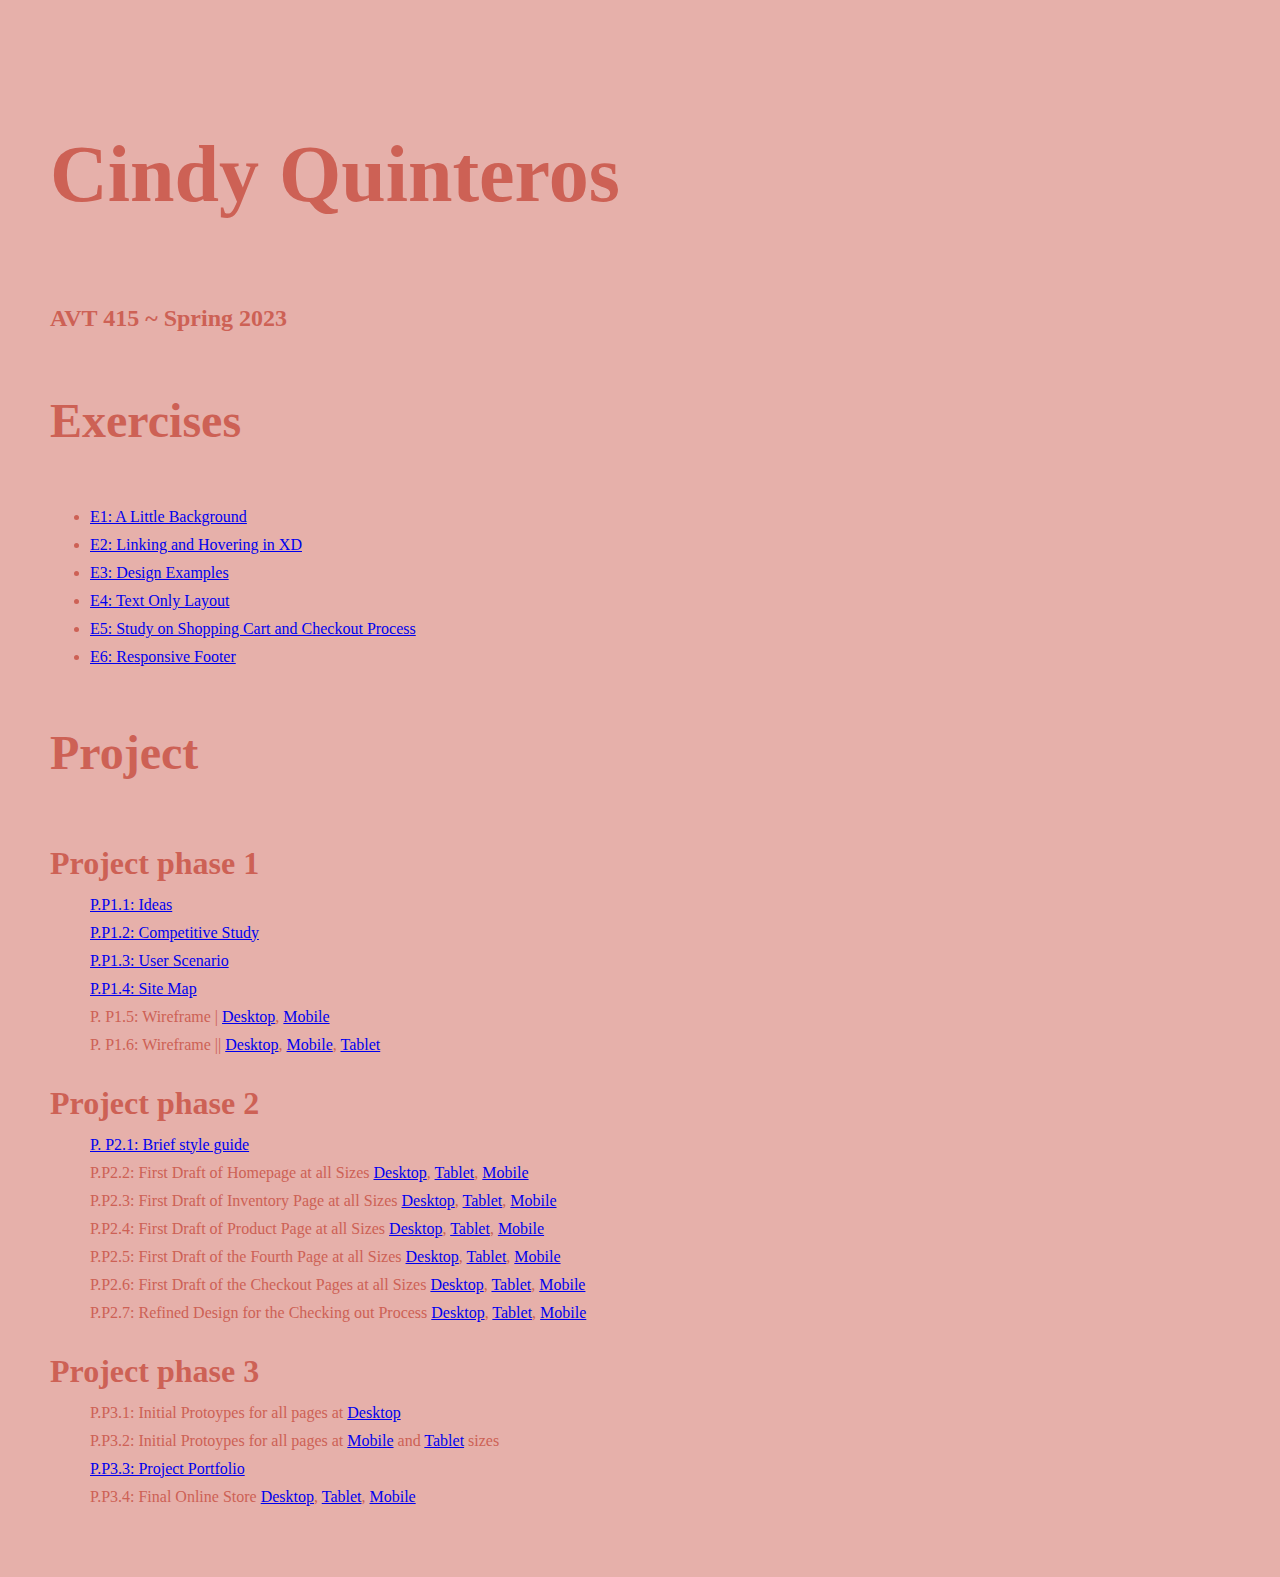
<file: index.html>
<!doctype html>
<html>
<head>
<meta charset="UTF-8">
<title>Course work of Shanshan Cui</title>
<link rel="stylesheet" href="css/main.css">
</head>

<body>
<h1>Cindy Quinteros</h1>
	<h4>AVT 415 ~ Spring 2023</h4>
		<div class="column"><h2>Exercises</h2>
			<ul>
			<li>
				<a href="https://xd.adobe.com/view/88f57416-222e-458b-a4f4-a76a91247da8-dda6/">E1: A Little Background</a>
				</li>
			<li>
				<a href="https://xd.adobe.com/view/330bc06a-d410-4f8f-8ef8-1900601da3a6-6658/">E2: Linking and Hovering in XD</a>
				</li>
				<li>
				<a href="https://xd.adobe.com/view/94ed41eb-6260-497a-8972-ffd620ab080e-c1be/">E3: Design Examples</a>
				</li>
				<li>
				<a href="ex/E4 Text Only Layout.html">E4: Text Only Layout</a>
				</li>
				<li>
				<a href="https://xd.adobe.com/view/3a56f2ff-b977-4bf8-9419-c7fba99cdaad-6f05/">E5: Study on Shopping Cart and Checkout Process </a>
				</li>
			<li><a href="ex/E6 Responsive Footer.html">E6: Responsive Footer</a></li>
			</ul>
		</div>

	<div class="column">
		<h2>Project</h2>
			<dl>
				<dt>Project phase 1</dt>
			<a href="p_process/P.P1.1 Ideas.html"><dd>P.P1.1: Ideas</dd></a>
				<a href="https://xd.adobe.com/view/cf42f0a8-5a8b-4f1f-b9a9-d49a47aad789-9a11/"><dd>P.P1.2: Competitive Study</dd></a>
				<a href="p_process/P.P1.3 User Scenario.html"><dd>P.P1.3: User Scenario</dd></a>
				<a href="https://xd.adobe.com/view/6fd612f3-e072-42b2-b86f-8bb4da569a8a-3a85/"><dd>P.P1.4: Site Map</dd></a>
				<dd>P. P1.5: Wireframe | <a href="https://xd.adobe.com/view/fe7ebe19-25d8-4abb-b993-cf3a609cba65-ab2d/">Desktop</a>, <a href="https://xd.adobe.com/view/4137e240-6817-4455-9ab8-cc9fd36e9e9f-1464/"> Mobile</a></dd>
				<dd>P. P1.6: Wireframe || <a href="https://xd.adobe.com/view/b02d3f57-b92f-4d29-bb20-ecce01be13ae-e57e/">Desktop</a>, <a href="https://xd.adobe.com/view/95ecb2ac-b1f8-46fd-80e6-c76a114bd5c5-c0bf/"> Mobile</a>, <a href="https://xd.adobe.com/view/cda90442-496d-482b-b604-198b922e642a-98fa/">Tablet</a></dd>
			<dd></dd>
			</dl>
			<dl>
				<dt>Project phase 2</dt>
			<a href="https://xd.adobe.com/view/f4fbe3c2-b56c-4aa4-bd21-95a559f8e848-a1a8/"><dd>P. P2.1: Brief style guide </dd></a>
			<dd>P.P2.2: First Draft of Homepage at all Sizes <a href="https://xd.adobe.com/view/1880a759-da0d-4323-a3c6-023747c08b78-4dd3/">Desktop</a>, <a href="https://xd.adobe.com/view/cc22c70d-0745-4ad0-8b42-aba3e52519f4-9971/"> Tablet</a>, <a href="https://xd.adobe.com/view/cc5322d1-9182-4450-a3ef-cafa220b7420-9900/"> Mobile</a> </dd>
				<dd>P.P2.3: First Draft of Inventory Page at all Sizes <a href="https://xd.adobe.com/view/11f88d2f-8c5a-4069-b072-f0738da5491a-44ab/">Desktop</a>, <a href="https://xd.adobe.com/view/6f48bec8-9395-401c-b904-84c80e20abe4-3a1b/"> Tablet</a>, <a href="https://xd.adobe.com/view/620085a3-dc4e-4ef2-8c25-9a6ccacfe6f4-3753/"> Mobile</a> </dd>
				<dd>P.P2.4: First Draft of Product Page at all Sizes <a href="https://xd.adobe.com/view/fb8d0a99-caf1-4c37-92e8-316098512294-aede/">Desktop</a>, <a href="https://xd.adobe.com/view/c686d6d2-cc5c-49a9-821c-657a9176534e-93d5/"> Tablet</a>, <a href="https://xd.adobe.com/view/7a48f3c2-b66a-4fce-b584-169f99812d03-2f1b/"> Mobile</a> </dd>
				<dd>P.P2.5: First Draft of the Fourth Page at all Sizes <a href="https://xd.adobe.com/view/7c9662d2-8ed0-4d7c-85dd-eda494f1fa97-29c5/">Desktop</a>, <a href="https://xd.adobe.com/view/7071c391-82a0-4475-95e1-eb0570108db0-2522/"> Tablet</a>, <a href="https://xd.adobe.com/view/7f5e1add-d4c3-449d-8202-88b6a10b141d-2a0d/"> Mobile</a> </dd>
				<dd>P.P2.6: First Draft of the Checkout Pages at all Sizes <a href="https://xd.adobe.com/view/a59620c6-03a7-4150-bf7c-21d2b7b1b19d-f0c5/">Desktop</a>, <a href="https://xd.adobe.com/view/59d26b99-24ae-499c-b5fe-35e5fe4c8c5d-0c81/"> Tablet</a>, <a href="https://xd.adobe.com/view/c4c62708-0568-4b1d-8440-ac21335557fd-9195/"> Mobile</a> </dd>
				<dd>P.P2.7: Refined Design for the Checking out Process <a href="https://xd.adobe.com/view/4af80e07-2cfd-43f5-8d15-56e2a561da23-1fab/">Desktop</a>, <a href="https://xd.adobe.com/view/823fc5c2-9a29-4182-aef6-407cb94eae19-d76c/"> Tablet</a>, <a href="https://xd.adobe.com/view/3ccc9758-dcfd-4194-ad28-eb345b3e9d0a-699f/"> Mobile</a> </dd>
			</dl>
			<dl>
				<dt>Project phase 3</dt>
			<dd>P.P3.1: Initial Protoypes for all pages at <a href="https://xd.adobe.com/view/7f9a9044-16da-481d-99f0-2fb62cc95013-2ac9/">Desktop</a>
				</dd>
			<dd>P.P3.2: Initial Protoypes for all pages at <a href="https://xd.adobe.com/view/1f5dd658-c107-449f-81af-8c3ec5c4f2d6-4a0e/">Mobile</a> and <a href="https://xd.adobe.com/view/070bb90c-4444-4a97-8700-260ca3d6db33-5258/">Tablet</a> sizes</dd>
			<a href="https://xd.adobe.com/view/0f673f22-bfc8-4a4d-8cf0-bf5ecd0a7c8c-5a34/"><dd>P.P3.3: Project Portfolio </dd></a>
			<dd>P.P3.4: Final Online Store <a href="https://xd.adobe.com/view/d2cee94c-fd49-40e0-8309-0de6c287e254-879d/">Desktop</a>, <a href="https://xd.adobe.com/view/a1662ca6-d433-4a9d-b106-3f37cce868c7-f435/"> Tablet</a>, <a href="https://xd.adobe.com/view/1f5dd658-c107-449f-81af-8c3ec5c4f2d6-4a0e/"> Mobile</a></dd>
</body>
</html>
</file>
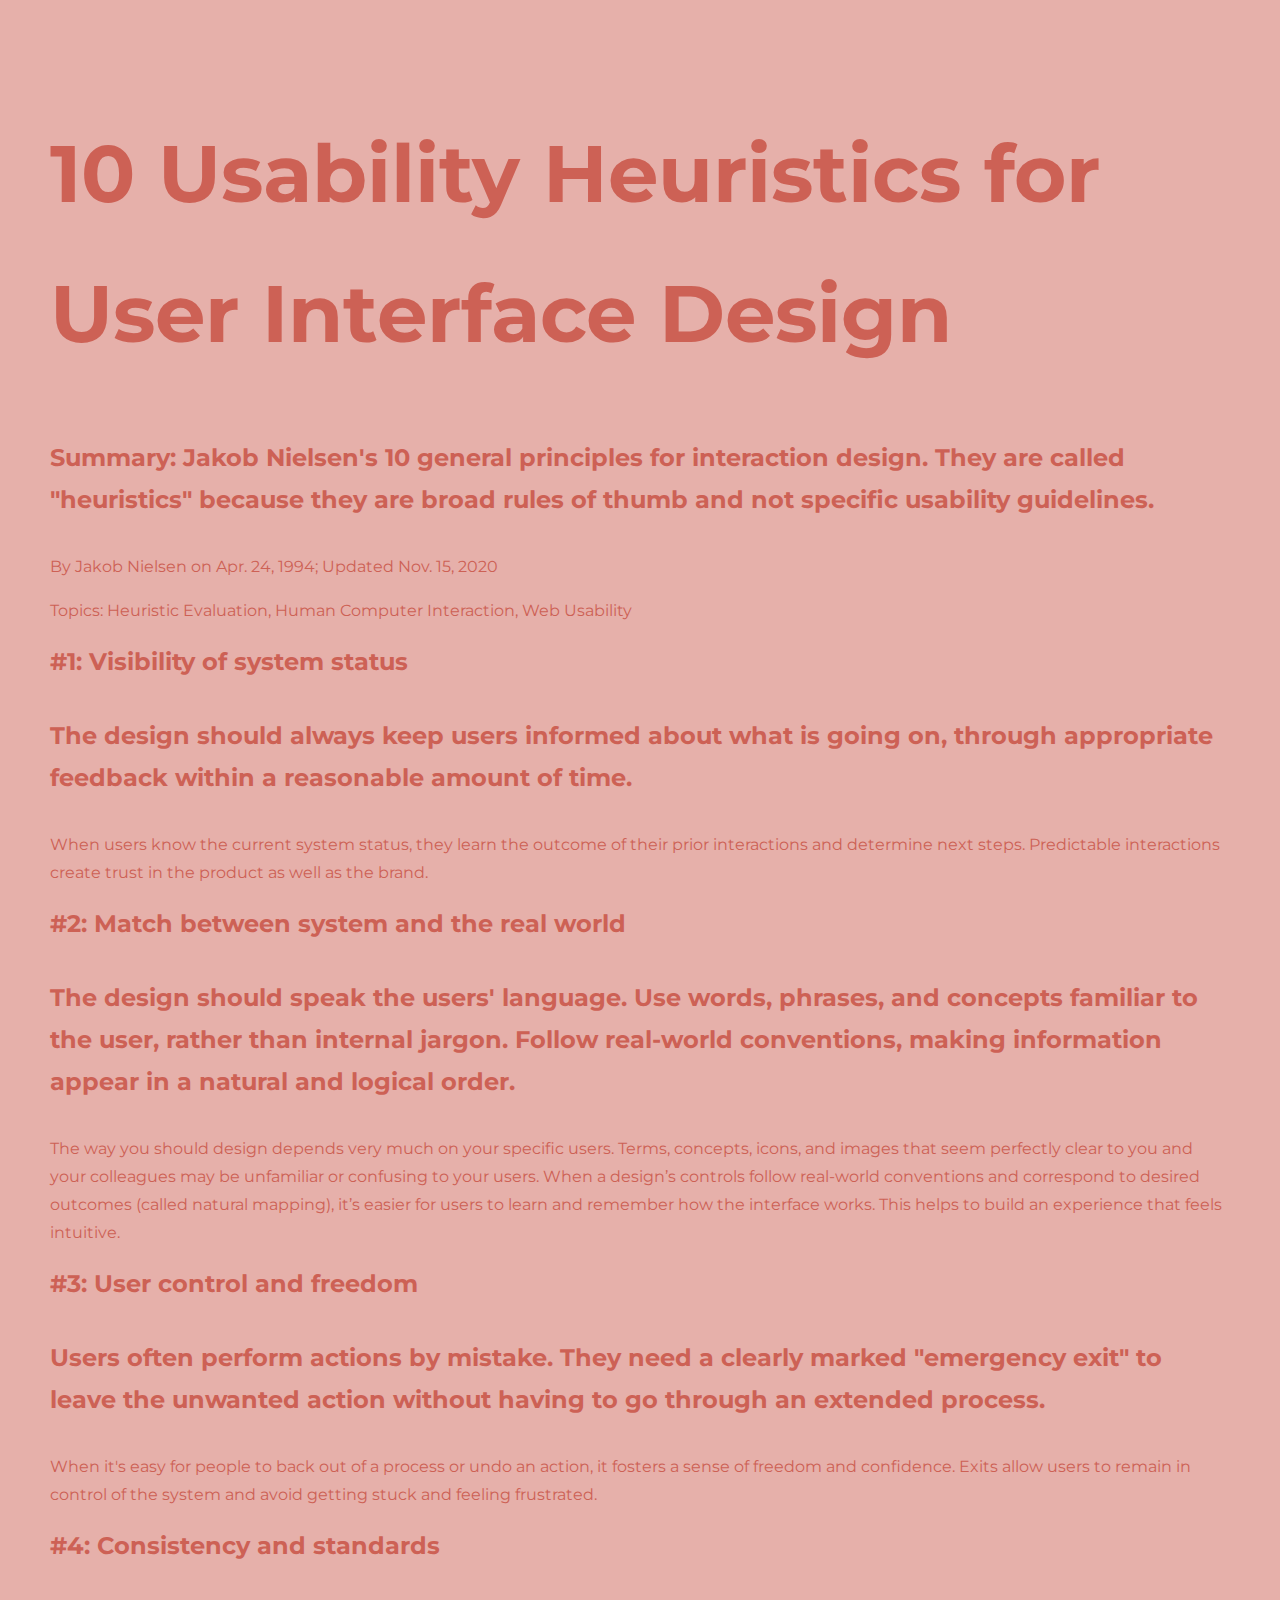
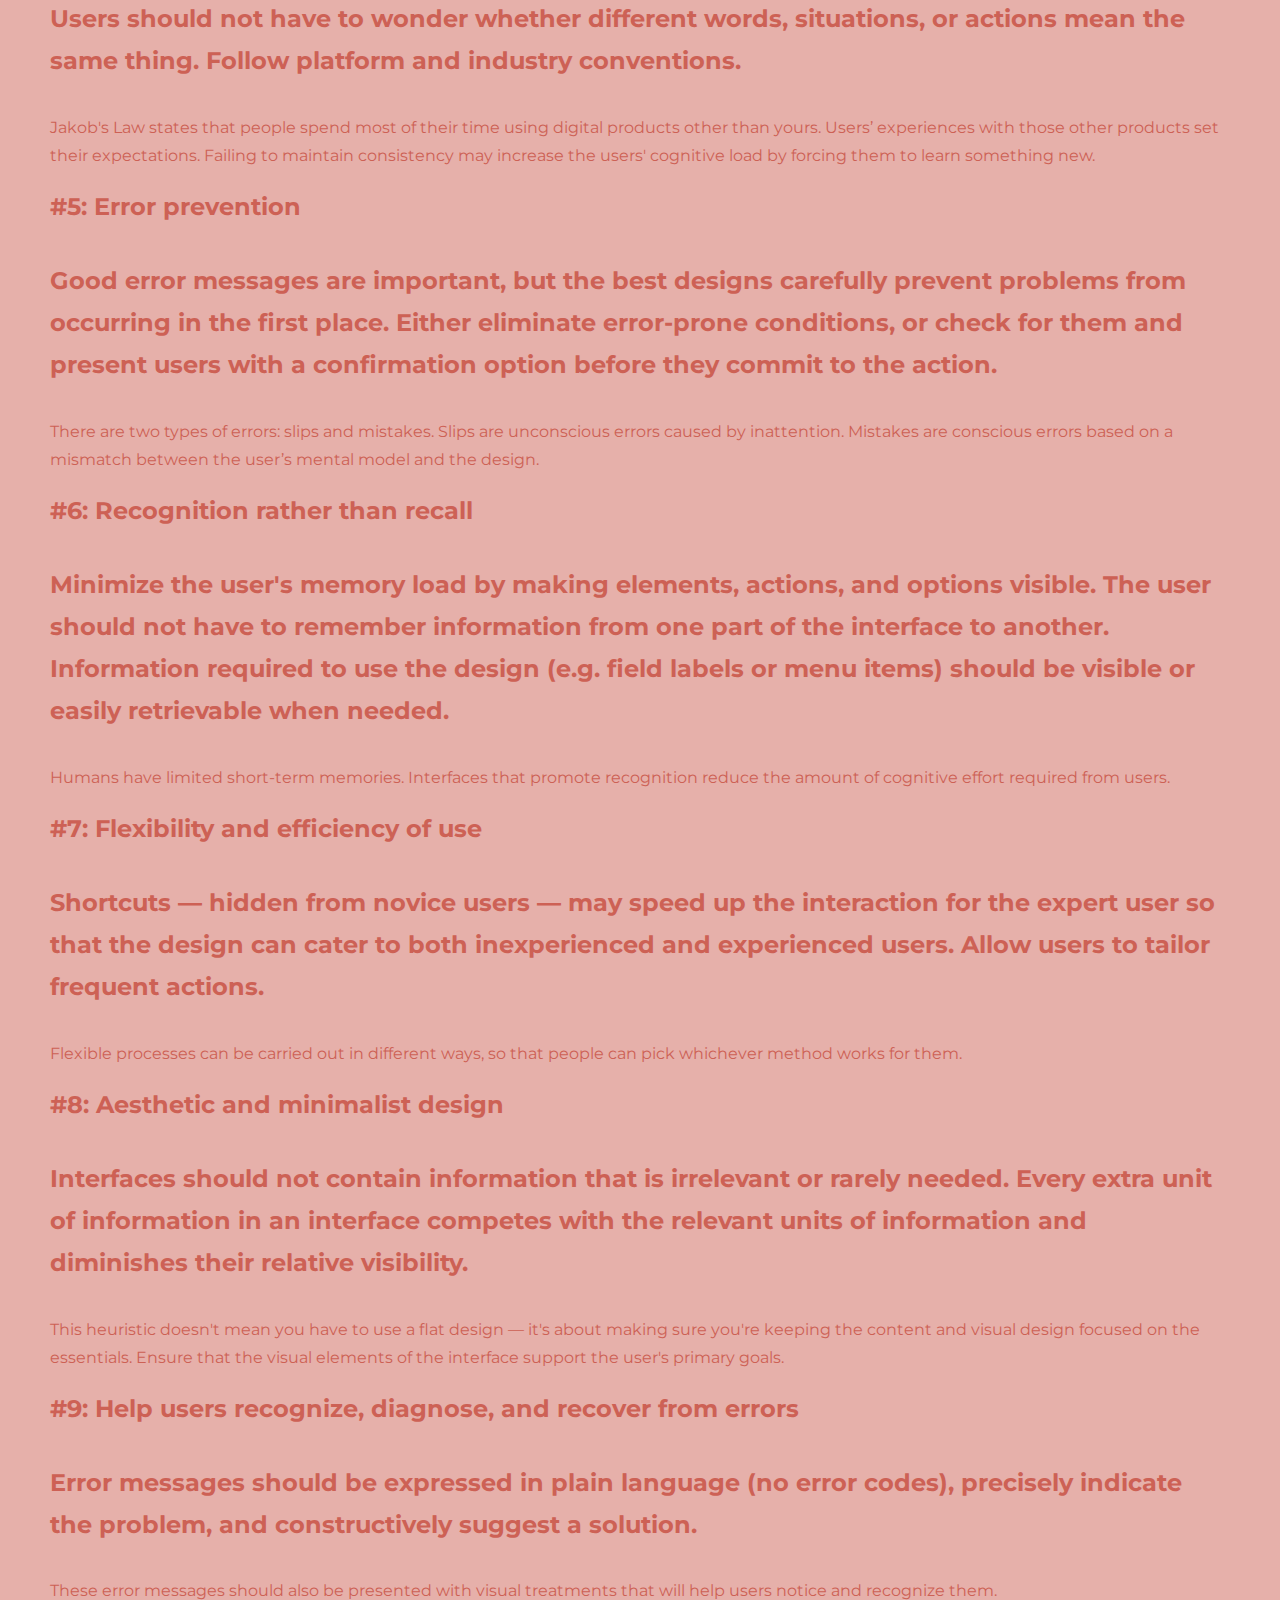
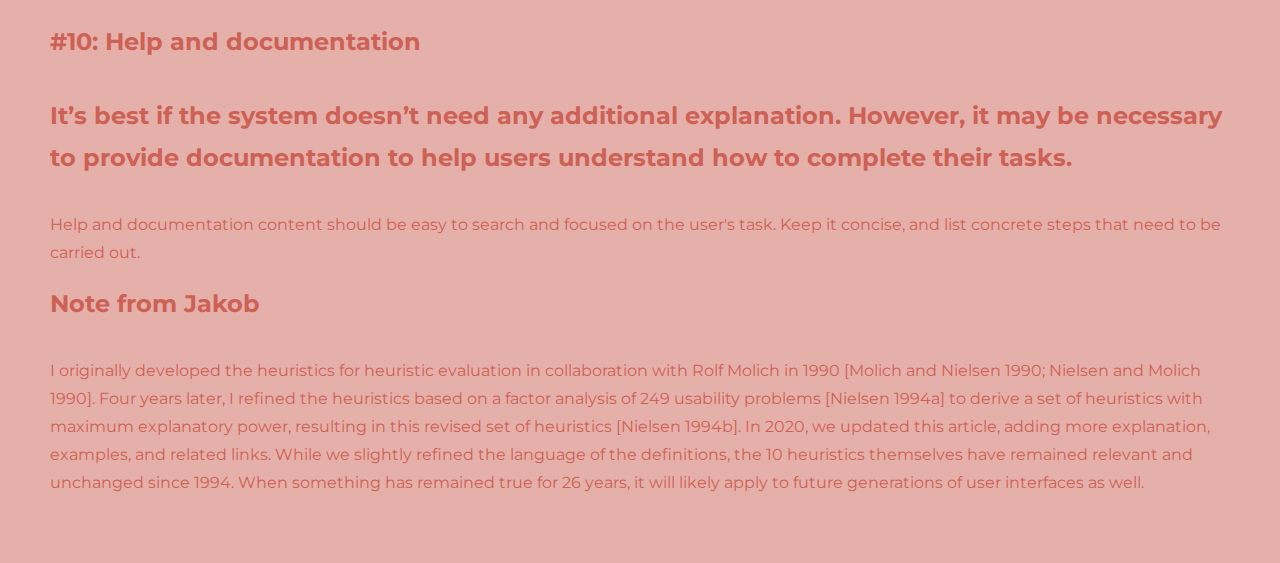
<file: ex/E4 Text Only Layout.html>
<!doctype html>
<html>
<head>
<meta charset="utf-8">
<title>E4: Text only layout</title>
	<link rel="preconnect" href="https://fonts.googleapis.com">
<link rel="preconnect" href="https://fonts.gstatic.com" crossorigin>
<link href="https://fonts.googleapis.com/css2?family=Montserrat:wght@500&display=swap" rel="stylesheet">
<link href="../css/main.css" rel="stylesheet" type="text/css">
</head>

<body class="Heuristics">
	<h1>10 Usability Heuristics for User Interface Design</h1>
	<h4>Summary: Jakob Nielsen's 10 general principles for interaction design. They are called "heuristics" because they are broad rules of thumb and not specific usability guidelines.</h4>
	<p>By  Jakob Nielsen  on Apr. 24, 1994; Updated Nov. 15, 2020</p>
	<p>Topics: Heuristic Evaluation,  Human Computer Interaction,  Web Usability</p>
	
	<h4>#1: Visibility of system status</h4>
	<h4>The design should always keep users informed about what is going on, through appropriate feedback within a reasonable amount of time.</h4>
	<p>When users know the current system status, they learn the outcome of their prior interactions and determine next steps. Predictable interactions create trust in the product as well as the brand.</p>
	
	<h4>#2: Match between system and the real world</h4>
	<h4>The design should speak the users' language. Use words, phrases, and concepts familiar to the user, rather than internal jargon. Follow real-world conventions, making information appear in a natural and logical order.</h4>
	<p>The way you should design depends very much on your specific users. Terms, concepts, icons, and images that seem perfectly clear to you and your colleagues may be unfamiliar or confusing to your users.

When a design’s controls follow real-world conventions and correspond to desired outcomes (called natural mapping), it’s easier for users to learn and remember how the interface works. This helps to build an experience that feels intuitive.</p>
	
	<h4>#3: User control and freedom</h4>
	<h4>Users often perform actions by mistake. They need a clearly marked "emergency exit" to leave the unwanted action without having to go through an extended process.</h4>
	<p>When it's easy for people to back out of a process or undo an action, it fosters a sense of freedom and confidence. Exits allow users to remain in control of the system and avoid getting stuck and feeling frustrated.</p>
	
	<h4>#4: Consistency and standards</h4>
	<h4>Users should not have to wonder whether different words, situations, or actions mean the same thing. Follow platform and industry conventions.</h4>
	<p>Jakob's Law states that people spend most of their time using digital products other than yours. Users’ experiences with those other products set their expectations. Failing to maintain consistency may increase the users' cognitive load by forcing them to learn something new.</p>
	
	<h4>#5: Error prevention</h4>
<h4>Good error messages are important, but the best designs carefully prevent problems from occurring in the first place. Either eliminate error-prone conditions, or check for them and present users with a confirmation option before they commit to the action.</h4>
	<p>There are two types of errors: slips and mistakes. Slips are unconscious errors caused by inattention. Mistakes are conscious errors based on a mismatch between the user’s mental model and the design.</p>
	
	<h4>#6: Recognition rather than recall</h4>
	<h4>Minimize the user's memory load by making elements, actions, and options visible. The user should not have to remember information from one part of the interface to another. Information required to use the design (e.g. field labels or menu items) should be visible or easily retrievable when needed.</h4>
	<p>Humans have limited short-term memories. Interfaces that promote recognition reduce the amount of cognitive effort required from users.</p>
	
	<h4>#7: Flexibility and efficiency of use</h4>
	<h4>Shortcuts — hidden from novice users — may speed up the interaction for the expert user so that the design can cater to both inexperienced and experienced users. Allow users to tailor frequent actions.</h4>
	<p>Flexible processes can be carried out in different ways, so that people can pick whichever method works for them.</p>
	
	<h4>#8: Aesthetic and minimalist design</h4>
	<h4>Interfaces should not contain information that is irrelevant or rarely needed. Every extra unit of information in an interface competes with the relevant units of information and diminishes their relative visibility.</h4>
	<p>This heuristic doesn't mean you have to use a flat design — it's about making sure you're keeping the content and visual design focused on the essentials. Ensure that the visual elements of the interface support the user's primary goals.</p>
	
	<h4>#9: Help users recognize, diagnose, and recover from errors</h4>
	<h4>Error messages should be expressed in plain language (no error codes), precisely indicate the problem, and constructively suggest a solution.</h4>
	<p>These error messages should also be presented with visual treatments that will help users notice and recognize them.</p>
	
	<h4>#10: Help and documentation</h4>
	<h4>It’s best if the system doesn’t need any additional explanation. However, it may be necessary to provide documentation to help users understand how to complete their tasks.</h4>
	<p>Help and documentation content should be easy to search and focused on the user's task. Keep it concise, and list concrete steps that need to be carried out.</p>
	
	<h4>Note from Jakob</h4>
	<p>I originally developed the heuristics for heuristic evaluation in collaboration with Rolf Molich in 1990 [Molich and Nielsen 1990; Nielsen and Molich 1990]. Four years later, I refined the heuristics based on a factor analysis of 249 usability problems [Nielsen 1994a] to derive a set of heuristics with maximum explanatory power, resulting in this revised set of heuristics [Nielsen 1994b].

		In 2020, we updated this article, adding more explanation, examples, and related links. While we slightly refined the language of the definitions, the 10 heuristics themselves have remained relevant and unchanged since 1994. When something has remained true for 26 years, it will likely apply to future generations of user interfaces as well.</p>
</body>
</html>
</file>
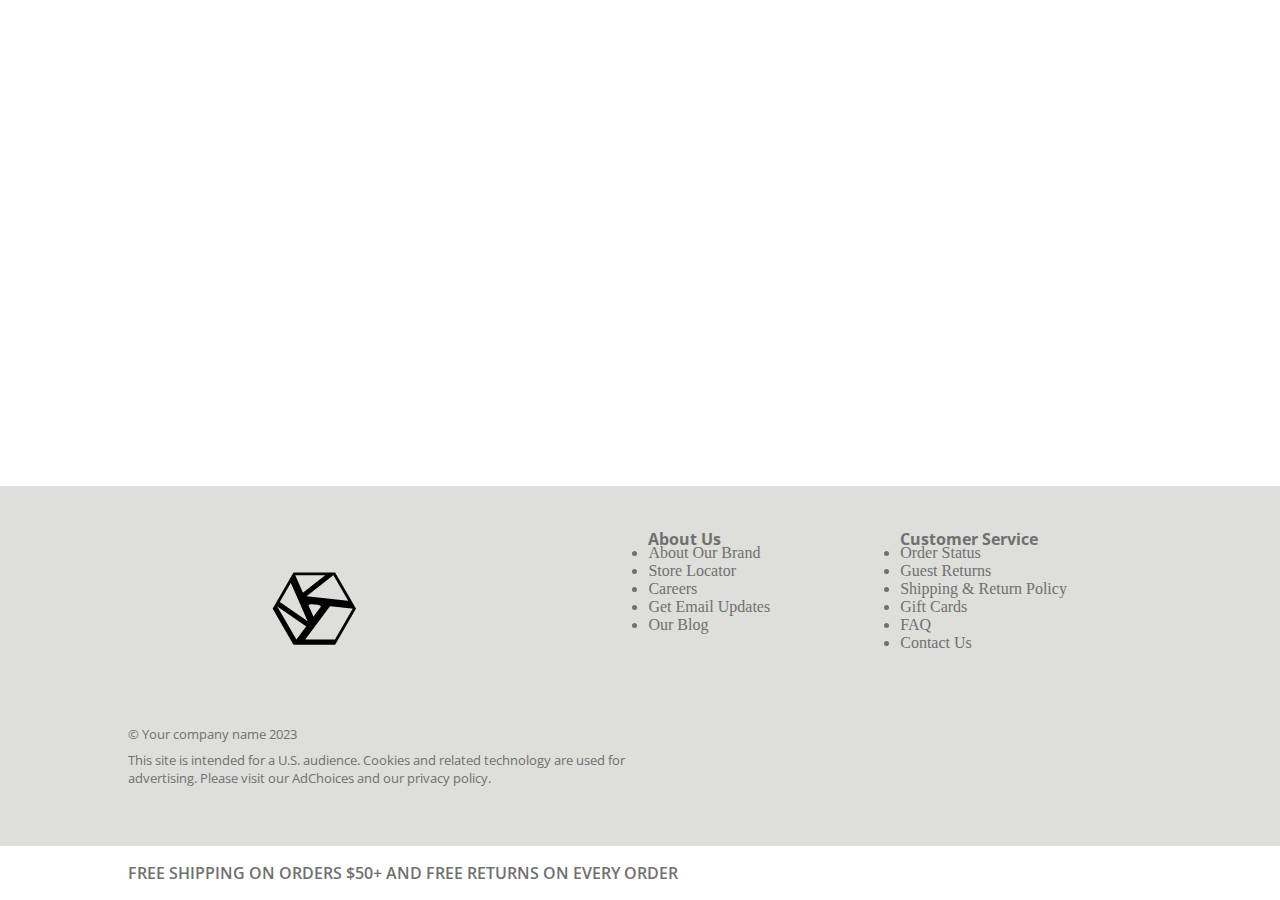
<file: ex/E6 Responsive Footer.html>
<!DOCTYPE html>
<html>
  <head>
    <meta charset="utf-8">
    <title>Responsive footer</title>
    <!-- makes media query work on mobile -->
    <meta name="viewport" content="width=device-width, initial-scale=1">
	  <link rel="preconnect" href="https://fonts.googleapis.com">
<link rel="preconnect" href="https://fonts.gstatic.com" crossorigin>
<link href="https://fonts.googleapis.com/css2?family=Open+Sans&display=swap" rel="stylesheet">
    <!-- link to google font stuff -->
    <!-- end google font link -->
    <link href="../css/footer.css" rel="stylesheet" type="text/css">
  </head>

   <body>
     <div id="footers">
         <div class="flex-container">
            <div>
              <div class="footer">
                  <img src="../img/company picture.png" alt="company logo" width="393px" height="175px">
                  <p>© Your company name 2023</p>
                  <p>This site is intended for a U.S. audience. Cookies and related technology are used for advertising. Please visit our AdChoices and our privacy policy.</p>
				</div>
              <div class="footer-section">
                  <h1>About Us</h1>
                    <li>About Our Brand</li>
                    <li>Store Locator</li>
                    <li>Careers</li>
                    <li>Get Email Updates</li>
                    <li>Our Blog</li>
				</div>
              <div class="footer-section">
                  <h1>Customer Service</h1>
                    <li>Order Status</li>
                    <li>Guest Returns</li>
                    <li>Shipping &amp; Return Policy</li>
                    <li>Gift Cards</li>
                    <li>FAQ</li>
                    <li>Contact Us</li></div>
            </div>
      </div>

      <div class="footer-bottom"> FREE SHIPPING ON ORDERS $50+ AND FREE RETURNS ON EVERY ORDER </div>
    </div>

  </body>
</html>
</file>
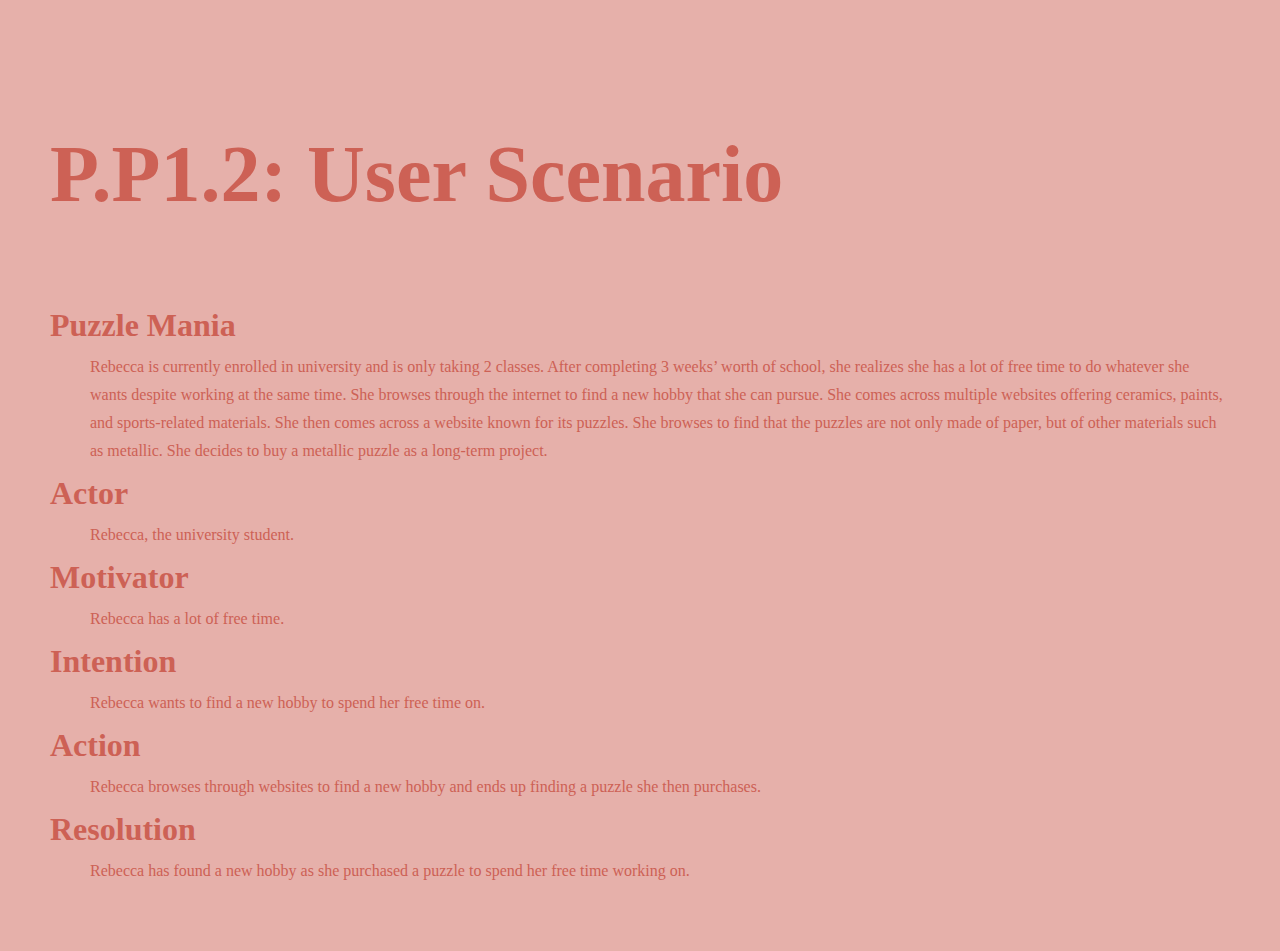
<file: p_process/P.P1.3 User Scenario.html>
<!doctype html>
<html>
<head>
<meta charset="utf-8">
<title>P.P1.3: User Scenario</title>
	<link href="../css/main.css" rel="stylesheet" type="text/css">
</head>

<body>
	<h1>P.P1.2: User Scenario</h1>
	<div class="column">
			<dl>
				<dt>Puzzle Mania </dt>
			<dd>Rebecca is currently enrolled in university and is only taking 2 classes. After completing 3 weeks’ worth of school, she realizes she has a lot of free time to do whatever she wants despite working at the same time. She browses through the internet to find a new hobby that she can pursue. She comes across multiple websites offering ceramics, paints, and sports-related materials. She then comes across a website known for its puzzles. She browses to find that the puzzles are not only made of paper, but of other materials such as metallic. She decides to buy a metallic puzzle as a long-term project.
				</dd>
				<dl>
				<dt>Actor</dt>
			<dd>Rebecca, the university student.
			</dd>
		</dl>
				<dl>
				<dt>Motivator</dt>
			<dd>Rebecca has a lot of free time.
			</dd>
		</dl>
				<dl>
				<dt>Intention</dt>
			<dd>Rebecca wants to find a new hobby to spend her free time on.
			</dd>
		</dl>
				<dl>
				<dt>Action</dt>
			<dd>Rebecca browses through websites to find a new hobby and ends up finding a puzzle she then purchases.
			</dd>
					<dl>
				<dt>Resolution</dt>
			<dd>Rebecca has found a new hobby as she purchased a puzzle to spend her free time working on.
			</dd>
		</dl>
				
			<dd></dd>
			</dl>
</body>
</html>
</file>
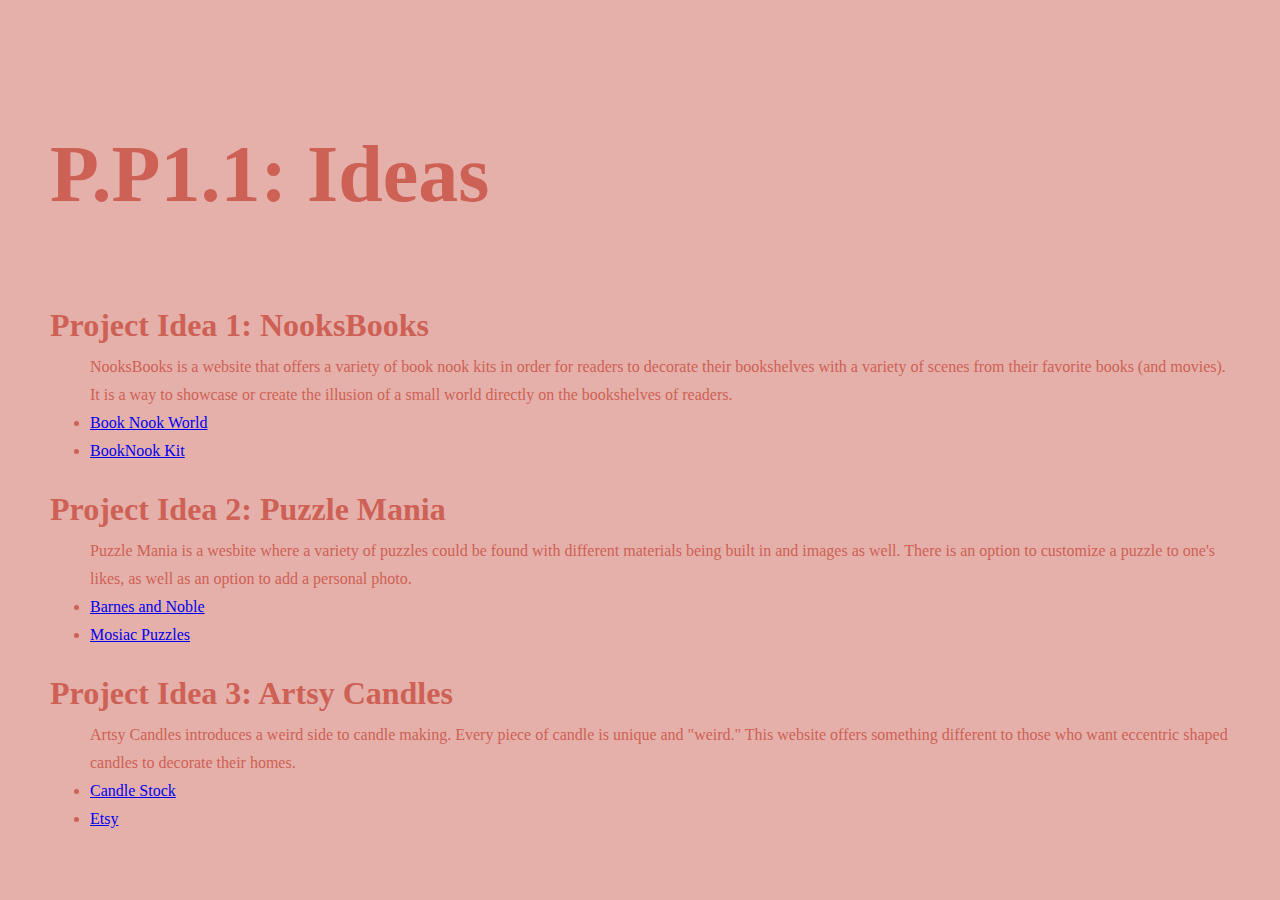
<file: project/P.P1.1 Ideas.html>
<!doctype html>
<html>
<head>
<meta charset="utf-8">
<title>P.P1.1</title>
<link href="../css/main.css" rel="stylesheet" type="text/css">
</head>

<body>
	<h1>P.P1.1: Ideas</h1>
	<div class="column">
			<dl>
				<dt>Project Idea 1: NooksBooks </dt>
			<dd>NooksBooks is a website that offers a variety of book nook kits in order for readers to decorate their bookshelves with a variety of 
			scenes from their favorite books (and movies). It is a way to showcase or create the illusion of a small world directly on the bookshelves of readers.
				
				<li>
				<a href="https://www.booknookworld.com/">Book Nook World</a>
				</li>
				<li>
				<a href="https://booknookkit.com/">BookNook Kit</a>
				</li>
				</dd>
				
			<dd></dd>
			</dl>
			<dl>
				<dt>Project Idea 2: Puzzle Mania</dt>
			<dd>Puzzle Mania is a wesbite where a variety of puzzles could be found with different materials being built in and images as well. There is an option to customize a puzzle to one's likes, as well as an option to add a personal photo.
				<li>
				<a href="https://www.barnesandnoble.com/b/toys-games/puzzles/_/N-8qfZ1hox">Barnes and Noble</a>
				</li>
				<li>
				<a href="https://www.mosaicpuzzles.co/">Mosiac Puzzles</a>
				</li>
			</dd>
		</dl>
		
		<dl>
				<dt>Project Idea 3: Artsy Candles</dt>
			<dd>Artsy Candles introduces a weird side to candle making. Every piece of candle is unique and "weird." This website offers something different to those who want eccentric shaped candles to decorate their homes. 
				<li>
				<a href="https://www.candlestock.com/pages/unique-funny-candles">Candle Stock</a>
				</li>
				<li>
				<a href="https://www.etsy.com/search?q=weird%20candles&ref=search_bar">Etsy</a>
				</li>
			</dd>
		</dl>
		
</body>
	
</html>
</file>
<file: css/main.css>
@charset "UTF-8";
/* CSS Document */

html {font-size: 100%;} /*16px*/

body {
  background-color: #e6b0aa;
  color: #cd6155;
  margin: 0;
  padding: 50px;
  line-height: 1.75;
}
h1 {

  font-size: 5em;
}

h2 {font-size: 3em;

}

h4 {font-size: 1.5em;
margin-top: 0;

}

dt {
	font-size: 2em;
	font-weight: bold;
}

body.Heuristics {
	font-family: 'Montserrat', sans-serif; 
}
</file>
<file: css/footer.css>
@charset "UTF-8";


#footers{
    position: fixed;
    bottom: 0;
    left: 0;
    width: 100%;
}
 .p{
     font-family: 'Open Sans', sans-serif;
     font-size: 1em;
     margin-bottom: -.8em;
      }
h1{
    font-family: 'Open Sans', sans-serif;
    font-size: 100%;
    font-weight: 700;
    margin-bottom: -.4em;
      }
p{
    font-family: 'Open Sans', sans-serif;
    font-size: 80%;
    margin-bottom: -.4em;
      }
 .flex-container > div{
     display: flex;
     flex-direction: row;
     background-color: #DEDEDB;
     color: #707070;
     padding: 2em 10% 4em 10%;
     }
img{
    margin-bottom: 1em;
}
.footer-section{
    width: 33%;
    margin-right: 3em;
}
.footer-bottom{
    padding: 1em 0em 1em 10%;
    text-align: left;
    color: #707070;
    font-family: 'Open Sans', sans-serif;
    font-size: 1em;
    font-weight: 600;
    background-color: white;
}

  @media only screen and (max-width: 800px) {

      #footers{
          position: fixed;
          bottom: 0;
          left:0;
          width: 100%;
    }

       .p{
         font-family: 'Open Sans', sans-serif;
         font-size: 1em;
         margin-bottom: -.8em;
          }

        h1{
              font-family: 'Open Sans', sans-serif;
              font-size: 100%;
              font-weight: 700;
              margin-bottom: -.4em;
          }

        li{
              font-family: 'Open Sans', sans-serif;
              font-size: 80%;
              margin-bottom: -.4em;
          }

     .flex-container{
        display: flex;
        flex-direction: column;
        background-color: #DEDEDB;
        color: #707070;
         padding: 2em 10% 3em 10%;}

    img{
        margin-bottom: 1em;
    }

    .footer-section{
        margin-right: 2em;
        margin-bottom: 1em;
    }
    .footer-bottom{
        padding: 1em 10% 1em 10%;
        text-align: left;
        color: #707070;
        font-family: 'Open Sans', sans-serif;
        font-size: 1em;
        font-weight: 600;
        background-color: white;
        width: calc(100% - 20%);
        }
</file>
